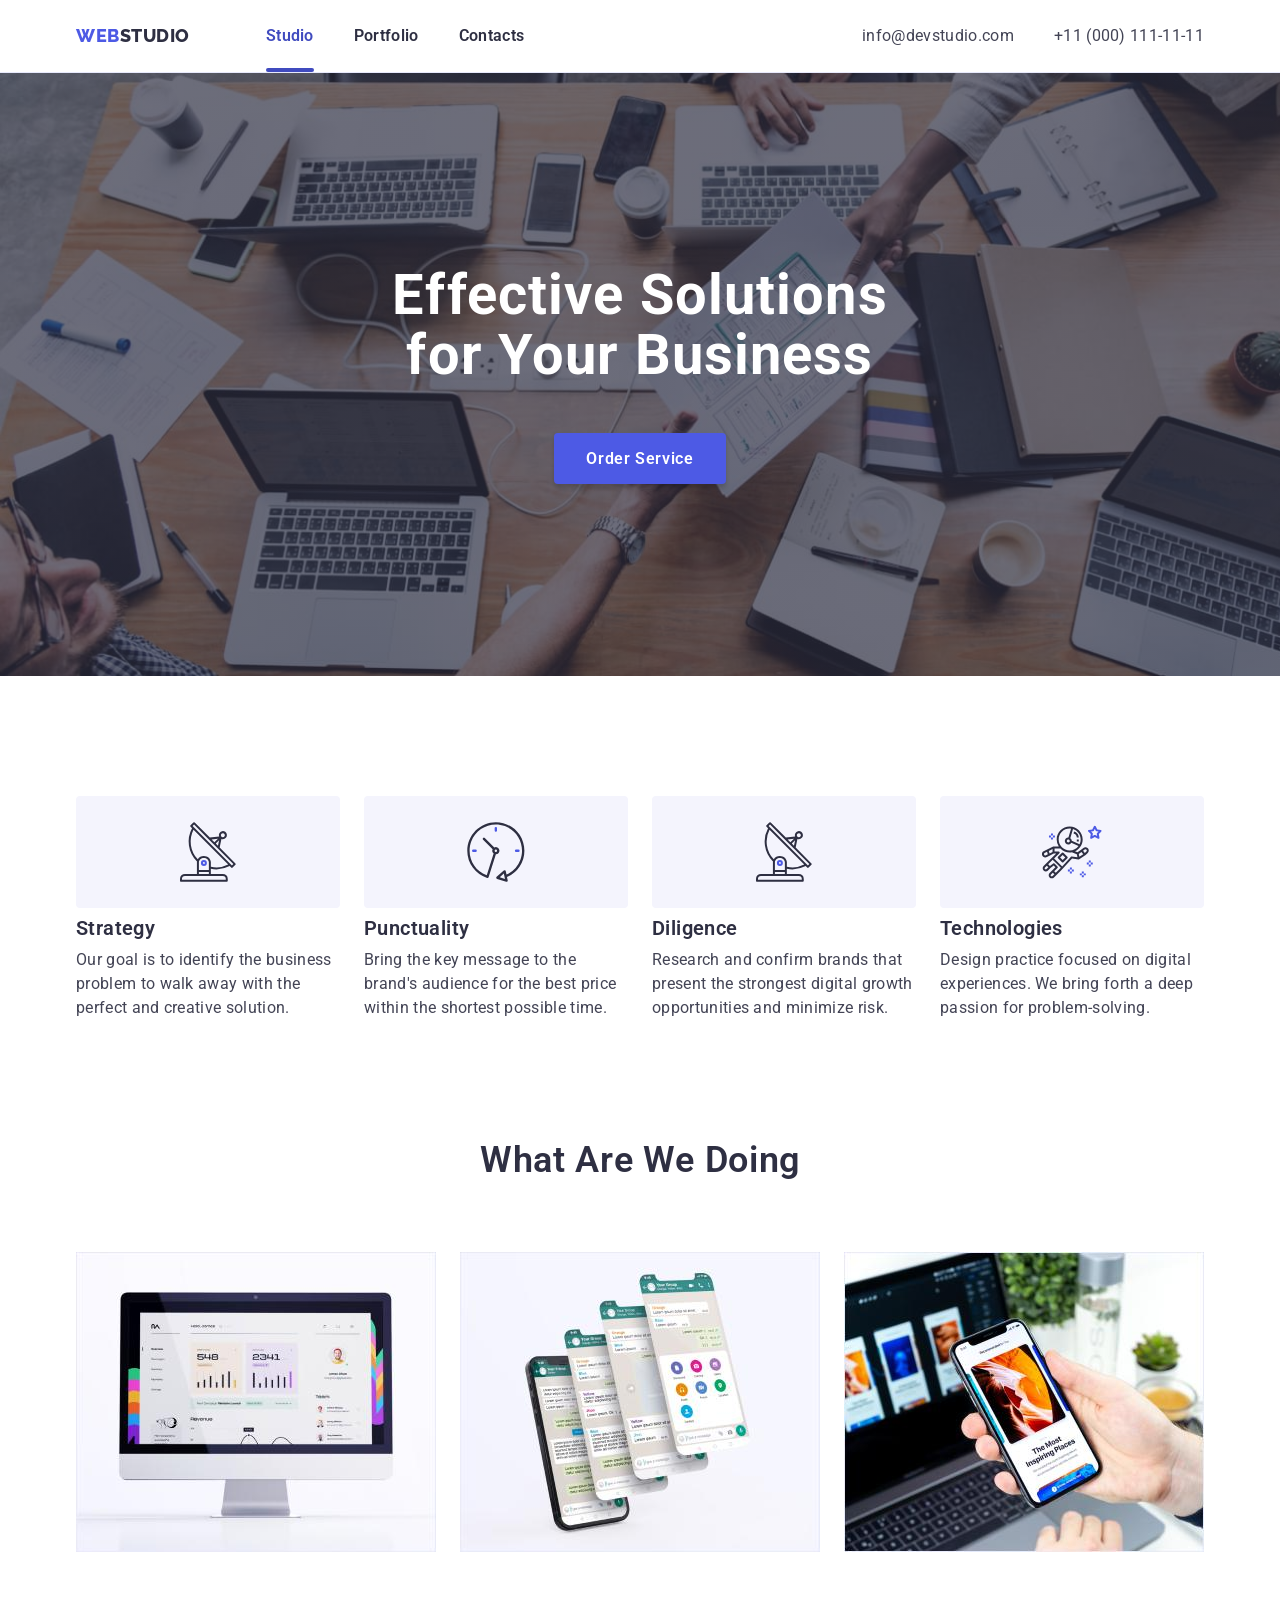
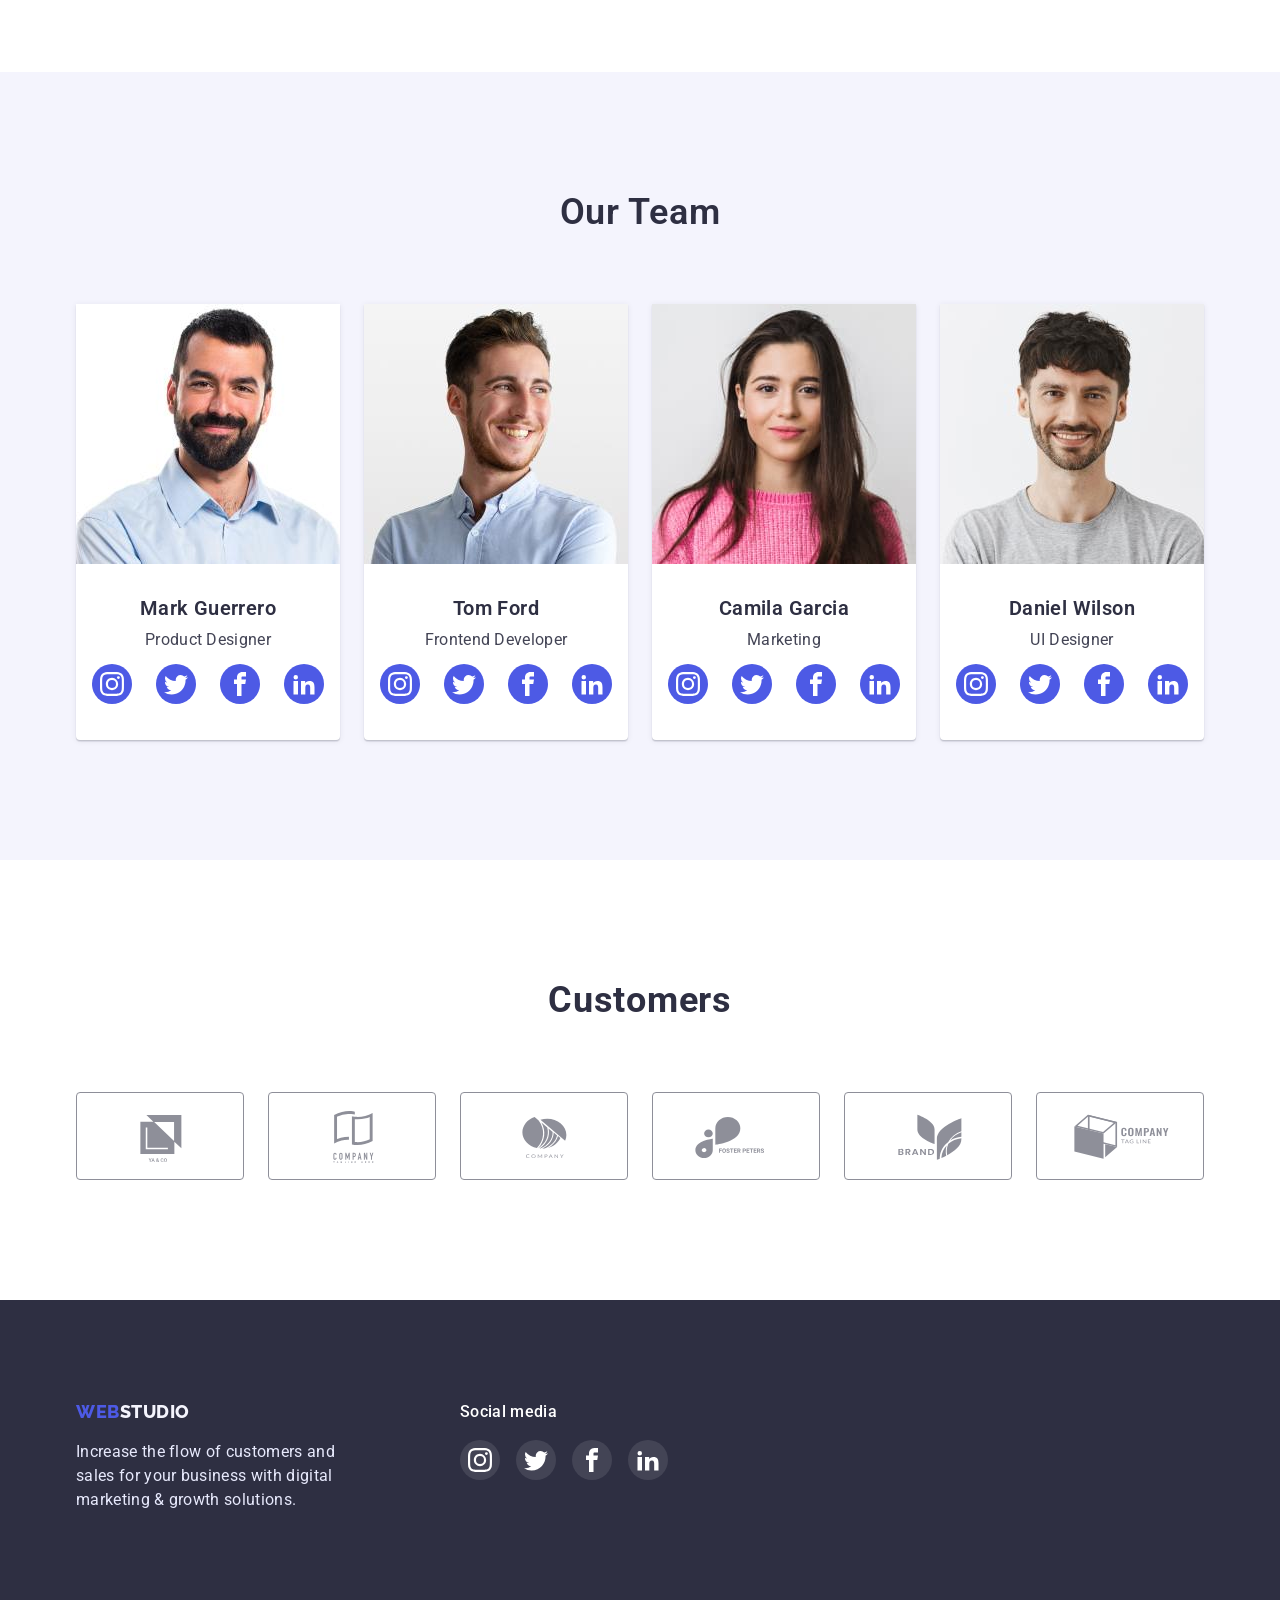
<file: index.html>
<!DOCTYPE html>
<html lang="en">

<head>
    <meta charset="UTF-8">
    <meta http-equiv="X-UA-Compatible" content="IE=edge">
    <meta name="viewport" content="width=device-width, initial-scale=1.0">
    <title>Barbershop</title>
    <link rel="preconnect" href="https://fonts.googleapis.com">
    <link rel="preconnect" href="https://fonts.gstatic.com" crossorigin>
    <link
        href="https://fonts.googleapis.com/css2?family=Raleway:wght@800&family=Roboto:wght@400;500;700;900&display=swap"
        rel="stylesheet">
    <link rel="stylesheet" href="https://cdnjs.cloudflare.com/ajax/libs/modern-normalize/1.1.0/modern-normalize.min.css"
        integrity="sha512-wpPYUAdjBVSE4KJnH1VR1HeZfpl1ub8YT/NKx4PuQ5NmX2tKuGu6U/JRp5y+Y8XG2tV+wKQpNHVUX03MfMFn9Q=="
        crossorigin="anonymous" referrerpolicy="no-referrer">
    <link rel="stylesheet" href="./css/styles.css">
</head>

<body>
    <header class="header">
        <div class="container">

            <a class="header-link-logo link" href="./index.html">Web<span class="header-link-logo-2">Studio</span>
            </a>

            <nav class="header-nav">

                <ul class="header-list list">
                    <li class="header-item active-page"><a class="header-link link" href="./index.html">Studio</a></li>
                    <li class="header-item"><a class="header-link link" href="./portfolio.html">Portfolio</a></li>
                    <li class="header-item"><a class="header-link link" href="">Contacts</a></li>
                </ul>
            </nav>

            <ul class="contact-list list">
                <li class="contact-item"><a class="header-contact link"
                        href="mailto:info@devstudio.com">info@devstudio.com</a>
                </li>
                <li class="contact-item"><a class="header-contact link" href="tel:+110001111111">+11 (000) 111-11-11</a>
                </li>
            </ul>

        </div>
    </header>

    <main class="main">
        <!-- Hero -->
        <section class="hero">
            <div class="container">
                <h1 class="hero-title">Effective Solutions<br>for Your Business</h1>
                <button class="hero-btn" type="button" data-modal-open>Order Service</button>
            </div>
        </section>

        <!-- Our skills -->
        <section class="skills">
            <div class="container">
                <h2 class="visually-hidden">Our skills</h2> <!-- not visible -->

                <ul class="skills-list list">
                    <li class="skills-content">
                        <div class="skills-svg-div">
                            <svg width="59.72px" height="64px">
                                <use href="./images/icons.svg#icon-antenna"></use>
                            </svg>
                        </div>
                        <h3 class="skills-title">Strategy</h3>
                        <p class="skills-text">
                            Our goal is to identify the business problem to walk away with the
                            perfect and creative solution.
                        </p>
                    </li>
                    <li class="skills-content">
                        <div class="skills-svg-div">
                            <svg width="59.72px" height="64px">
                                <use href="./images/icons.svg#icon-clock"></use>
                            </svg>
                        </div>
                        <h3 class="skills-title">Punctuality</h3>
                        <p class="skills-text">
                            Bring the key message to the brand's audience for the best price
                            within the shortest possible time.
                        </p>
                    </li>
                    <li class="skills-content">
                        <div class="skills-svg-div">
                            <svg width="59.72px" height="64px">
                                <use href="./images/icons.svg#icon-antenna"></use>
                            </svg>
                        </div>
                        <h3 class="skills-title">Diligence</h3>
                        <p class="skills-text">
                            Research and confirm brands that present the strongest digital
                            growth opportunities and minimize risk.
                        </p>
                    </li>
                    <li class="skills-content">
                        <div class="skills-svg-div">
                            <svg width="59.72px" height="64px">
                                <use href="./images/icons.svg#icon-astronaut"></use>
                            </svg>
                        </div>
                        <h3 class="skills-title">Technologies</h3>
                        <p class="skills-text">
                            Design practice focused on digital experiences. We bring forth a
                            deep passion for problem-solving.
                        </p>
                    </li>
                </ul>

            </div>
        </section>

        <!-- What are we doing -->
        <section class="projects">
            <div class="container">
                <h2 class="projects-pre-title">What are we doing</h2>
                <ul class="projects-list list">
                    <li class="projects-item">
                        <img src="./images/what_are_we_doing/rectangle71.jpg" alt="rectangle71" width="360"
                            height="300">
                    </li>
                    <li class="projects-item">
                        <img src="./images/what_are_we_doing/rectangle72.jpg" alt="rectangle72" width="360"
                            height="300">
                    </li>
                    <li class="projects-item">
                        <img src="./images/what_are_we_doing/rectangle73.jpg" alt="rectangle73" width="360"
                            height="300">
                    </li>
                </ul>
            </div>
        </section>

        <!-- Our Team -->
        <section class="teams">
            <div class="container">
                <h2 class="teams-pre-title">Our Team</h2>
                <ul class="teams-list list">
                    <li class="teams-item">
                        <div class="team-card">
                            <img src="./images/our_team/mark_guerrero.jpg" alt="Mark Guerrero" width="264" height="260">
                            <div class="card-content">
                                <h3 class="teams-title">Mark Guerrero</h3>
                                <p class="teams-text">Product Designer</p>
                                <ul class="teams-soc-list list">
                                    <li class="teams-soc-item">
                                        <a href="" class="teams-link">
                                            <svg class="svg-icon-white" width="24" height="24">
                                                <use href="./images/icons.svg#icon-instagram"></use>
                                            </svg>
                                        </a>
                                    </li>
                                    <li class="teams-soc-item">
                                        <a href="" class="teams-link">
                                            <svg class="svg-icon-white" width="24" height="24">
                                                <use href="./images/icons.svg#icon-twitter"></use>
                                            </svg>
                                        </a>
                                    </li>
                                    <li class="teams-soc-item">
                                        <a href="" class="teams-link">
                                            <svg class="svg-icon-white" width="24" height="24">
                                                <use href="./images/icons.svg#icon-facebook"></use>
                                            </svg>
                                        </a>
                                    </li>
                                    <li class="teams-soc-item">
                                        <a href="" class="teams-link">
                                            <svg class="svg-icon-white" width="24" height="24">
                                                <use href="./images/icons.svg#icon-linkedin2"></use>
                                            </svg>
                                        </a>
                                    </li>
                                </ul>
                            </div>
                        </div>
                    </li>
                    <li class="teams-item">
                        <div class="team-card">
                            <img src="./images/our_team/tom_ford.jpg" alt="Tom Ford" width="264" height="260">
                            <div class="card-content">
                                <h3 class="teams-title">Tom Ford</h3>
                                <p class="teams-text">Frontend Developer</p>
                                <ul class="teams-soc-list list">
                                    <li class="teams-soc-item">
                                        <a href="" class="teams-link">
                                            <svg class="svg-icon-white" width="24" height="24">
                                                <use href="./images/icons.svg#icon-instagram"></use>
                                            </svg>
                                        </a>
                                    </li>
                                    <li class="teams-soc-item">
                                        <a href="" class="teams-link">
                                            <svg class="svg-icon-white" width="24" height="24">
                                                <use href="./images/icons.svg#icon-twitter"></use>
                                            </svg>
                                        </a>
                                    </li>
                                    <li class="teams-soc-item">
                                        <a href="" class="teams-link">
                                            <svg class="svg-icon-white" width="24" height="24">
                                                <use href="./images/icons.svg#icon-facebook"></use>
                                            </svg>
                                        </a>
                                    </li>
                                    <li class="teams-soc-item">
                                        <a href="" class="teams-link">
                                            <svg class="svg-icon-white" width="24" height="24">
                                                <use href="./images/icons.svg#icon-linkedin2"></use>
                                            </svg>
                                        </a>
                                    </li>
                                </ul>
                            </div>
                        </div>
                    </li>
                    <li class="teams-item">
                        <div class="team-card">
                            <img src="./images/our_team/camila_garcia.jpg" alt="Camila Garcia" width="264" height="260">
                            <div class="card-content">
                                <h3 class="teams-title">Camila Garcia</h3>
                                <p class="teams-text">Marketing</p>
                                <ul class="teams-soc-list list">
                                    <li class="teams-soc-item">
                                        <a href="" class="teams-link">
                                            <svg class="svg-icon-white" width="24" height="24">
                                                <use href="./images/icons.svg#icon-instagram"></use>
                                            </svg>
                                        </a>
                                    </li>
                                    <li class="teams-soc-item">
                                        <a href="" class="teams-link">
                                            <svg class="svg-icon-white" width="24" height="24">
                                                <use href="./images/icons.svg#icon-twitter"></use>
                                            </svg>
                                        </a>
                                    </li>
                                    <li class="teams-soc-item">
                                        <a href="" class="teams-link">
                                            <svg class="svg-icon-white" width="24" height="24">
                                                <use href="./images/icons.svg#icon-facebook"></use>
                                            </svg>
                                        </a>
                                    </li>
                                    <li class="teams-soc-item">
                                        <a href="" class="teams-link">
                                            <svg class="svg-icon-white" width="24" height="24">
                                                <use href="./images/icons.svg#icon-linkedin2"></use>
                                            </svg>
                                        </a>
                                    </li>
                                </ul>
                            </div>
                        </div>
                    </li>
                    <li class="teams-item">
                        <div class="team-card">
                            <img src="./images/our_team/daniel_wilson.jpg" alt="Daniel Wilson" width="264" height="260">
                            <div class="card-content">
                                <h3 class="teams-title">Daniel Wilson</h3>
                                <p class="teams-text">UI Designer</p>
                                <ul class="teams-soc-list list">
                                    <li class="teams-soc-item">
                                        <a href="" class="teams-link">
                                            <svg class="svg-icon-white" width="24" height="24">
                                                <use href="./images/icons.svg#icon-instagram"></use>
                                            </svg>
                                        </a>
                                    </li>
                                    <li class="teams-soc-item">
                                        <a href="" class="teams-link">
                                            <svg class="svg-icon-white" width="24" height="24">
                                                <use href="./images/icons.svg#icon-twitter"></use>
                                            </svg>
                                        </a>
                                    </li>
                                    <li class="teams-soc-item">
                                        <a href="" class="teams-link">
                                            <svg class="svg-icon-white" width="24" height="24">
                                                <use href="./images/icons.svg#icon-facebook"></use>
                                            </svg>
                                        </a>
                                    </li>
                                    <li class="teams-soc-item">
                                        <a href="" class="teams-link">
                                            <svg class="svg-icon-white" width="24" height="24">
                                                <use href="./images/icons.svg#icon-linkedin2"></use>
                                            </svg>
                                        </a>
                                    </li>
                                </ul>
                            </div>
                        </div>
                    </li>
                </ul>
            </div>
        </section>

        <section class="customer">
            <div class="container">
                <h2 class="customer-title">Customers</h2>
                <ul class="customer-list list">
                    <li class="customer-item"><a class="customer-link link" href="">
                            <svg class="svg-icon-grey" width="104" height="56">
                                <use href="./images/icons.svg#icon-Logo-1"></use>
                            </svg>
                        </a>
                    </li>
                    <li class="customer-item"><a class="customer-link link" href="">
                            <svg class="svg-icon-grey" width="104" height="56">
                                <use href="./images/icons.svg#icon-Logo-2"></use>
                            </svg>
                        </a>
                    </li>
                    <li class="customer-item"><a class="customer-link link" href="">
                            <svg class="svg-icon-grey" width="104" height="56">
                                <use href="./images/icons.svg#icon-Logo-3"></use>
                            </svg>
                        </a>
                    </li>
                    <li class="customer-item"><a class="customer-link link" href="">
                            <svg class="svg-icon-grey" width="104" height="56">
                                <use href="./images/icons.svg#icon-Logo-4"></use>
                            </svg>
                        </a>
                    </li>
                    <li class="customer-item"><a class="customer-link link" href="">
                            <svg class="svg-icon-grey" width="104" height="56">
                                <use href="./images/icons.svg#icon-Logo-5"></use>
                            </svg>
                        </a>
                    </li>
                    <li class="customer-item"><a class="customer-link link" href="">
                            <svg class="svg-icon-grey" width="104" height="56">
                                <use href="./images/icons.svg#icon-Logo-6"></use>
                            </svg>
                        </a>
                    </li>
                </ul>
            </div>
        </section>

    </main>

    <footer class="footer">
        <div class="container">
            <div class="footer-about">
                <a class="footer-link-logo link" href="./index.html">Web<span
                        class="footer-link-logo-2">Studio</span></a>
                <p class="footer-text">
                    Increase the flow of customers and sales for your business with digital
                    marketing & growth solutions.
                </p>
            </div>
            <div class="footer-soc-media">
                <h2 class="footer-soc-header">Social media</h2>
                <ul class="footer-soc-list list">
                    <li class="footer-soc-item">
                        <a href="" class="footer-link link">
                            <svg class="svg-icon-white" width="24" height="24">
                                <use href="./images/icons.svg#icon-instagram"></use>
                            </svg>
                        </a>
                    </li>
                    <li class="footer-soc-item">
                        <a href="" class="footer-link link">
                            <svg class="svg-icon-white" width="24" height="24">
                                <use href="./images/icons.svg#icon-twitter"></use>
                            </svg>
                        </a>
                    </li>
                    <li class="footer-soc-item">
                        <a href="" class="footer-link link">
                            <svg class="svg-icon-white" width="24" height="24">
                                <use href="./images/icons.svg#icon-facebook"></use>
                            </svg>
                        </a>
                    </li>
                    <li class="footer-soc-item">
                        <a href="" class="footer-link link">
                            <svg class="svg-icon-white" width="24" height="24">
                                <use href="./images/icons.svg#icon-linkedin2"></use>
                            </svg>
                        </a>
                    </li>
                </ul>
            </div>
        </div>
    </footer>

    <div class="backdrop is-hidden" data-modal>
        <div class="backdrop-modal">
            <button class="backdrop-modal-close" type="button" data-modal-close>
                <svg class="backdrop-modal-close-svg">
                    <use href="./images/icons.svg#icon-cross"></use>
                </svg>
            </button>
        </div>
    </div>

    <script src="./js/modal.js"></script>
</body>

</html>
</file>
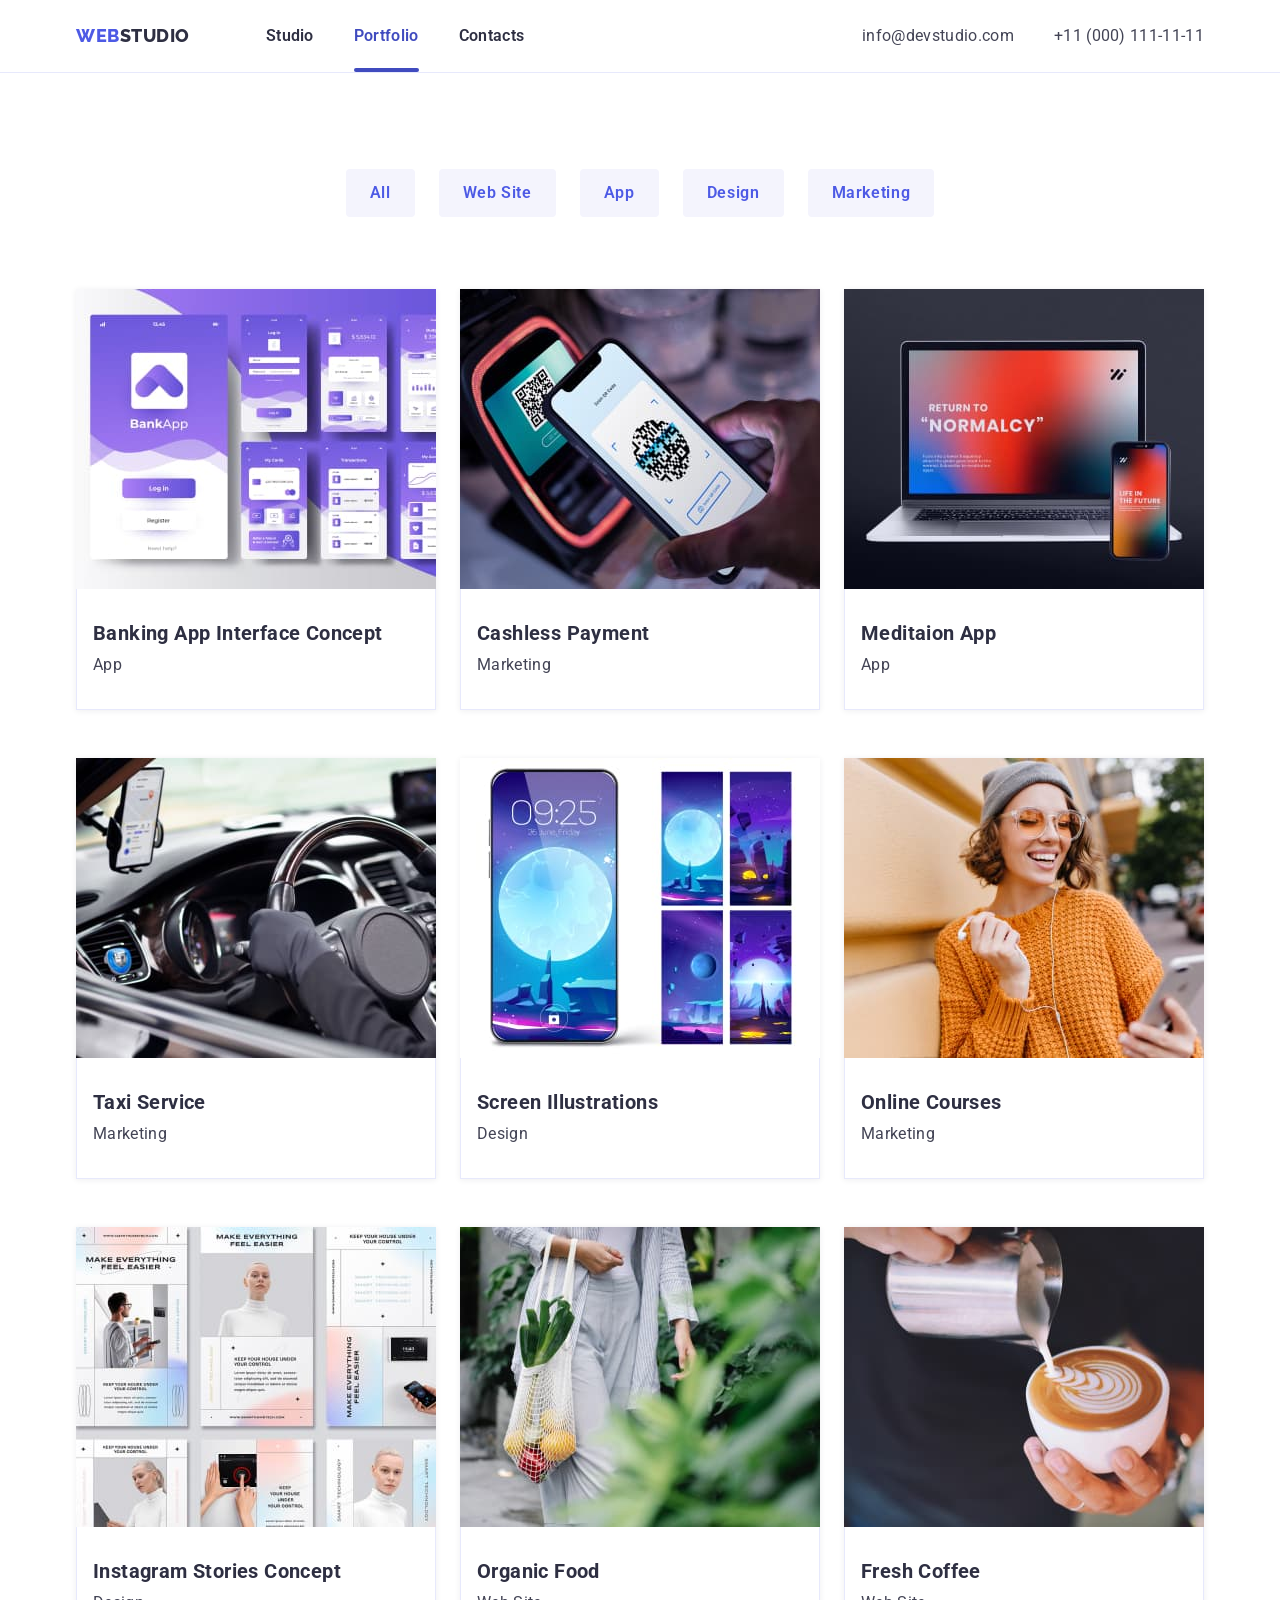
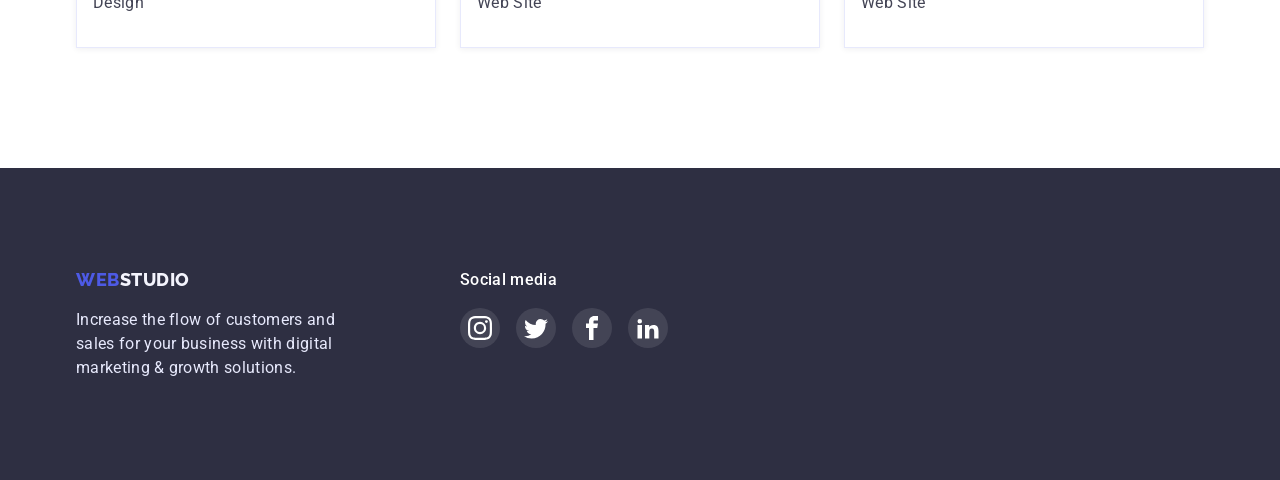
<file: portfolio.html>
<!DOCTYPE html>
<html lang="en">

<head>
    <meta charset="UTF-8">
    <meta http-equiv="X-UA-Compatible" content="IE=edge">
    <meta name="viewport" content="width=device-width, initial-scale=1.0">
    <title>Portfolio</title>
    <link rel="preconnect" href="https://fonts.googleapis.com">
    <link rel="preconnect" href="https://fonts.gstatic.com" crossorigin>
    <link
        href="https://fonts.googleapis.com/css2?family=Raleway:wght@800&family=Roboto:wght@400;500;700;900&display=swap"
        rel="stylesheet">
    <link rel="stylesheet" href="https://cdnjs.cloudflare.com/ajax/libs/modern-normalize/1.1.0/modern-normalize.min.css"
        integrity="sha512-wpPYUAdjBVSE4KJnH1VR1HeZfpl1ub8YT/NKx4PuQ5NmX2tKuGu6U/JRp5y+Y8XG2tV+wKQpNHVUX03MfMFn9Q=="
        crossorigin="anonymous" referrerpolicy="no-referrer" />
    <link rel="stylesheet" href="./css/styles.css">
</head>

<body>
    <header class="header">
        <div class="container">

            <a class="header-link-logo link" href="./index.html">Web<span class="header-link-logo-2">Studio</span>
            </a>

            <nav class="header-nav">

                <ul class="header-list list">
                    <li class="header-item"><a class="header-link link" href="./index.html">Studio</a></li>
                    <li class="header-item active-page"><a class="header-link link"
                            href="./portfolio.html">Portfolio</a></li>
                    <li class="header-item"><a class="header-link link" href="">Contacts</a></li>
                </ul>
            </nav>

            <ul class="contact-list list">
                <li class="contact-item"><a class="header-contact link"
                        href="mailto:info@devstudio.com">info@devstudio.com</a>
                </li>
                <li class="contact-item"><a class="header-contact link" href="tel:+110001111111">+11 (000) 111-11-11</a>
                </li>
            </ul>

        </div>
    </header>

    <main>
        <section class="portfolio">
            <div class="container">
                <h1 class="visually-hidden">Portfolio type</h1> <!-- not visible -->
                <ul class="skills-list list">
                    <li class="skills-item"><button class="btn-portfolio" type="button">All</button></li>
                    <li class="skills-item"><button class="btn-portfolio" type="button">Web Site</button></li>
                    <li class="skills-item"><button class="btn-portfolio" type="button">App</button></li>
                    <li class="skills-item"><button class="btn-portfolio" type="button">Design</button></li>
                    <li class="skills-item"><button class="btn-portfolio" type="button">Marketing</button></li>
                </ul>

                <ul class="portfolio-list list">
                    <li class="item">
                        <a href="" class="post link">
                            <div class="post-img-thumb">
                                <img src="./images/portfolio/img1.jpg" alt="Project image" width="360" height="300">
                                <div class="post-overlay-text">
                                    <p> 14 Stylish and User-Friendly App Design Concepts · Task
                                        Manager App · Calorie Tracker App · Exotic Fruit Ecommerce
                                        App · Cloud Storage App
                                    </p>
                                </div>
                            </div>
                            <div class="post-content">
                                <h2 class="portfolio-title">Banking App Interface Concept</h2>
                                <p class="portfolio-text">App</p>
                            </div>
                        </a href="">
                    </li>

                    <li class="item">
                        <a href="" class="post link">
                            <div class="post-img-thumb">
                                <img src="./images/portfolio/img2.jpg" alt="Project image" width="360" height="300">
                                <div class="post-overlay-text">
                                    <p> 14 Stylish and User-Friendly App Design Concepts · Task
                                        Manager App · Calorie Tracker App · Exotic Fruit Ecommerce
                                        App · Cloud Storage App
                                    </p>
                                </div>
                            </div>
                            <div class="post-content">
                                <h2 class="portfolio-title">Cashless Payment</h2>
                                <p class="portfolio-text">Marketing</p>
                            </div>
                        </a>
                    </li>

                    <li class="item">
                        <a href="" class="post link">
                            <div class="post-img-thumb">
                                <img src="./images/portfolio/img3.jpg" alt="Project image" width="360" height="300">
                                <div class="post-overlay-text">
                                    <p> 14 Stylish and User-Friendly App Design Concepts · Task
                                        Manager App · Calorie Tracker App · Exotic Fruit Ecommerce
                                        App · Cloud Storage App
                                    </p>
                                </div>
                            </div>
                            <div class="post-content">
                                <h2 class="portfolio-title">Meditaion App</h2>
                                <p class="portfolio-text">App</p>
                            </div>
                        </a>
                    </li>

                    <li class="item">
                        <a href="" class="post link">
                            <div class="post-img-thumb">
                                <img src="./images/portfolio/img4.jpg" alt="Project image" width="360" height="300">
                                <div class="post-overlay-text">
                                    <p> 14 Stylish and User-Friendly App Design Concepts · Task
                                        Manager App · Calorie Tracker App · Exotic Fruit Ecommerce
                                        App · Cloud Storage App
                                    </p>
                                </div>
                            </div>
                            <div class="post-content">
                                <h2 class="portfolio-title">Taxi Service</h2>
                                <p class="portfolio-text">Marketing</p>
                            </div>
                        </a>
                    </li>

                    <li class="item">
                        <a href="" class="post link">
                            <div class="post-img-thumb">
                                <img src="./images/portfolio/img5.jpg" alt="Project image" width="360" height="300">
                                <div class="post-overlay-text">
                                    <p> 14 Stylish and User-Friendly App Design Concepts · Task
                                        Manager App · Calorie Tracker App · Exotic Fruit Ecommerce
                                        App · Cloud Storage App
                                    </p>
                                </div>
                            </div>
                            <div class="post-content">
                                <h2 class="portfolio-title">Screen Illustrations</h2>
                                <p class="portfolio-text">Design</p>
                            </div>
                        </a>
                    </li>

                    <li class="item">
                        <a href="" class="post link">
                            <div class="post-img-thumb">
                                <img src="./images/portfolio/img6.jpg" alt="Project image" width="360" height="300">
                                <div class="post-overlay-text">
                                    <p> 14 Stylish and User-Friendly App Design Concepts · Task
                                        Manager App · Calorie Tracker App · Exotic Fruit Ecommerce
                                        App · Cloud Storage App
                                    </p>
                                </div>
                            </div>
                            <div class="post-content">
                                <h2 class="portfolio-title">Online Courses</h2>
                                <p class="portfolio-text">Marketing</p>
                            </div>
                        </a>
                    </li>

                    <li class="item">
                        <a href="" class="post link">
                            <div class="post-img-thumb">
                                <img src="./images/portfolio/img7.jpg" alt="Project image" width="360" height="300">
                                <div class="post-overlay-text">
                                    <p> 14 Stylish and User-Friendly App Design Concepts · Task
                                        Manager App · Calorie Tracker App · Exotic Fruit Ecommerce
                                        App · Cloud Storage App
                                    </p>
                                </div>
                            </div>
                            <div class="post-content">
                                <h2 class="portfolio-title">Instagram Stories Concept</h2>
                                <p class="portfolio-text">Design</p>
                            </div>
                        </a>
                    </li>

                    <li class="item">
                        <a href="" class="post link">
                            <div class="post-img-thumb">
                                <img src="./images/portfolio/img8.jpg" alt="Project image" width="360" height="300">
                                <div class="post-overlay-text">
                                    <p> 14 Stylish and User-Friendly App Design Concepts · Task
                                        Manager App · Calorie Tracker App · Exotic Fruit Ecommerce
                                        App · Cloud Storage App
                                    </p>
                                </div>
                            </div>
                            <div class="post-content">
                                <h2 class="portfolio-title">Organic Food</h2>
                                <p class="portfolio-text">Web Site</p>
                            </div>
                        </a>
                    </li>

                    <li class="item">
                        <a href="" class="post link">
                            <div class="post-img-thumb">
                                <img src="./images/portfolio/img9.jpg" alt="Project image" width="360" height="300">
                                <div class="post-overlay-text">
                                    <p> 14 Stylish and User-Friendly App Design Concepts · Task
                                        Manager App · Calorie Tracker App · Exotic Fruit Ecommerce
                                        App · Cloud Storage App
                                    </p>
                                </div>
                            </div>
                            <div class="post-content">
                                <h2 class="portfolio-title">Fresh Coffee</h2>
                                <p class="portfolio-text">Web Site</p>
                            </div>
                        </a>
                    </li>
                </ul>
            </div>
        </section>
    </main>

    <footer class="footer">
        <div class="container">
            <div class="footer-about">
                <a class="footer-link-logo link" href="./index.html">Web<span
                        class="footer-link-logo-2">Studio</span></a>
                <p class="footer-text">
                    Increase the flow of customers and sales for your business with digital
                    marketing & growth solutions.
                </p>
            </div>
            <div class="footer-soc-media">
                <h2 class="footer-soc-header">Social media</h2>
                <ul class="footer-soc-list list">
                    <li class="footer-soc-item">
                        <a href="" class="footer-link link">
                            <svg class="svg-icon-white" width="24" height="24">
                                <use href="./images/icons.svg#icon-instagram"></use>
                            </svg>
                        </a>
                    </li>
                    <li class="footer-soc-item">
                        <a href="" class="footer-link link">
                            <svg class="svg-icon-white" width="24" height="24">
                                <use href="./images/icons.svg#icon-twitter"></use>
                            </svg>
                        </a>
                    </li>
                    <li class="footer-soc-item">
                        <a href="" class="footer-link link">
                            <svg class="svg-icon-white" width="24" height="24">
                                <use href="./images/icons.svg#icon-facebook"></use>
                            </svg>
                        </a>
                    </li>
                    <li class="footer-soc-item">
                        <a href="" class="footer-link link">
                            <svg class="svg-icon-white" width="24" height="24">
                                <use href="./images/icons.svg#icon-linkedin2"></use>
                            </svg>
                        </a>
                    </li>
                </ul>
            </div>
        </div>
    </footer>
</body>

</html>
</file>
<file: css/styles.css>
:root {
    --primary-brand-color: #4D5AE5;
    --active-button-color: #404BBF;
    --dark-navy-blue: #2E2F42;
    --success-color: #31D0AA;
    --primary-text-color: #434455;
    --active-text-color: #FFFFFF;
    --default-bg-color: #FFFFFF;
    --subtle-text: #8E8F99;
    --accent-color: #E7E9FC;
    --light-mode-backgrounds: #F4F4FD;

    --card-set-gap: 24px;

    --shadow-img: linear-gradient(to top, rgba(46, 47, 66, 0.7), rgba(46, 47, 66, 0.7));

    --timing-function: 250ms cubic-bezier(0.4, 0, 0.2, 1);
}

/* =========== global tags style =========== */
h1,
h2,
h3,
h4,
h5,
h6,
p {
    margin: 0;
}

img {
    display: block;
    max-width: 100%;
    height: auto;
}

ul,
ol {
    margin: 0;
    padding-left: 0;
}

button {
    border: 0;
    cursor: pointer;
}

body {
    font-family: Roboto, sans-serif;
    background-color: var(--default-bg-color);
    color: var(--primary-text-color);
}

.link {
    text-decoration: none;
    /* cursor: pointer; */
}

.list {
    list-style: none;
}

.svg-icon-white {
    fill: var(--default-bg-color)
}

.visually-hidden {
    position: absolute;
    width: 1px;
    height: 1px;
    margin: -1px;
    border: 0;
    padding: 0;

    white-space: nowrap;
    clip-path: inset(100%);
    clip: rect(0 0 0 0);
    overflow: hidden;
}

/* =========== container =========== */

.container {
    max-width: 1158px;
    padding: 0 15px;
    margin: 0 auto;

    /* outline: 1px solid red; */

}

/* =========== header =========== */

.header {
    border-bottom: 1px solid var(--accent-color);
}

.header .container {
    display: flex;
    align-items: center;
}

.header-nav {
    font-size: 16px;
    line-height: calc(24/16);
    letter-spacing: 0.02em;
    /* outline: 1px solid forestgreen; */
}

.header-link-logo {
    margin-right: 76px;
    padding-top: 24px;
    padding-bottom: 24px;
}

.header-link-logo,
.footer-link-logo {
    font-family: 'Raleway', sans-serif;
    font-weight: 800;
    font-size: 18px;
    line-height: calc(24/18);

    letter-spacing: 0.03em;
    text-transform: uppercase;
    color: var(--primary-brand-color);

    /* outline: 1px solid red; */
}

.header-link-logo-2 {
    color: var(--dark-navy-blue);
}

.header-link {
    display: block;
    padding-top: 24px;
    padding-bottom: 24px;

    font-weight: 600;
    color: var(--dark-navy-blue);
    transition: color var(--timing-function);
}

.header-link:hover,
.header-link:focus,
.header-contact:hover,
.header-contact:focus {
    color: var(--primary-brand-color);
}

.header-list {
    display: flex;
    gap: 40px;
}

.header-item {
    position: relative;
}

.active-page .link {
    color: var(--active-button-color);

}

.active-page .link::after {
    content: "";
    position: absolute;
    bottom: 0;
    left: 0;
    width: 100%;
    height: 4px;
    border-radius: 2px;

    background-color: var(--active-button-color);
}

.contact-list {
    display: flex;
    margin-left: auto;
    gap: 40px;
}

.header-contact {
    padding-top: 24px;
    padding-bottom: 24px;

    color: var(--primary-text-color);
    line-height: 24px;
    letter-spacing: 0.02em;

    transition: color var(--timing-function);
}

/* =========== hero =========== */
.hero {
    padding-top: 192px;
    padding-bottom: 192px;
    max-width: 1440px;
    margin: 0 auto;

    font-family: 'Roboto', sans-serif;
    font-weight: 600;
    background: var(--dark-navy-blue);
    text-align: center;

    background-image: var(--shadow-img), url(../images/people-office.jpg);
    background-repeat: no-repeat;
    background-size: cover;
    background-origin: padding-box;
}

.hero-title {
    margin-bottom: 48px;

    font-size: 56px;
    line-height: calc(60/56);
    letter-spacing: 0.02em;
    color: var(--active-text-color);
}

.hero-btn {
    display: inline-block;
    border-radius: 4px;
    flex-direction: row;
    align-items: flex-start;
    padding: 16px 32px;
    box-shadow: 0px 4px 4px rgba(0, 0, 0, 0.15);
    min-width: 170px;

    font-family: 'Roboto', sans-serif;
    font-style: normal;
    font-weight: 600;
    font-size: 16px;
    line-height: calc(19/16);
    letter-spacing: 0.04em;
    color: var(--active-text-color);
    background: var(--primary-brand-color);
    transition: box-shadow var(--timing-function);

}

.hero-btn:hover,
.hero-btn:focus {
    box-shadow: 0px 1px 6px rgba(46, 47, 66, 0.08), 0px 1px 1px rgba(46, 47, 66, 0.16), 0px 2px 1px rgba(46, 47, 66, 0.08);
}

.hero-btn:active {
    background: var(--active-button-color);
    box-shadow: 0px 4px 4px rgba(0, 0, 0, 0.15);
}

/* =========== Our skills =========== */

.skills {
    padding-top: 120px;
    padding-bottom: 120px;
}

.skills-list.list {
    display: flex;
    justify-content: center;
    gap: 24px;
}

.skills-list .skills-content {
    flex-basis: calc((100% - var(--card-set-gap) * 3) / 4);
}


.skills-svg-div {
    margin-bottom: 8px;
    width: 264px;
    height: 112px;

    display: flex;
    justify-content: center;
    align-items: center;
    background-color: var(--light-mode-backgrounds);
    border-radius: 4px;
}

.skills-title,
.teams-title {
    margin-bottom: 8px;
    font-weight: 600;
    font-size: 20px;
    line-height: calc(24/20);
    letter-spacing: 0.02em;

    color: var(--dark-navy-blue);
}

.skills-text,
.teams-text,
.footer-text {
    font-weight: 400;
    font-size: 16px;
    line-height: calc(24/16);

    letter-spacing: 0.02em;
    color: var(--primary-text-color);
}

/* =========== What are we doing =========== */

.projects {
    padding-bottom: 120px;
}

.projects-pre-title,
.teams-pre-title {
    margin-bottom: 72px;

    font-weight: 600;
    font-size: 36px;
    line-height: calc(40/36);

    text-align: center;
    letter-spacing: 0.02em;
    text-transform: capitalize;

    color: var(--dark-navy-blue);
}

.projects-list.list {
    display: flex;
    align-items: center;
    gap: var(--card-set-gap);
}

.projects-list .projects-item {
    flex-basis: calc((100% - var(--card-set-gap) * 2) / 3);
    /* outline: auto; */
}

/* =========== Our Team =========== */
.teams {
    padding-top: 120px;
    padding-bottom: 120px;

    background-color: var(--light-mode-backgrounds);
}

/* .teams .container {
    outline: auto;
} */

.teams-list {
    display: flex;
    align-items: center;
    gap: var(--card-set-gap);
}

.teams-item {
    flex-basis: calc((100% - var(--card-set-gap) * 3) / 4);

    background-color: var(--default-bg-color);
    box-shadow: 0px 1px 6px rgba(46, 47, 66, 0.08), 0px 1px 1px rgba(46, 47, 66, 0.16), 0px 2px 1px rgba(46, 47, 66, 0.08);
    border-radius: 0px 0px 4px 4px;
}

.team-card .card-content {
    padding: 32px 16px;
    text-align: center;
}

.teams-soc-list {
    margin-top: 8px;

    display: flex;
    align-items: center;
    justify-content: center;
    gap: 24px;

}

.teams-link {
    margin: 4px 0px;
    width: 40px;
    height: 40px;
    border-radius: 50%;

    display: flex;
    justify-content: center;
    align-items: center;
    background: var(--primary-brand-color);
    transition: background-color var(--timing-function);
}

.teams-link:hover,
.teams-link:focus {
    background-color: var(--active-button-color);
}

/* =========== customer =========== */
.customer {
    padding-top: 120px;
    padding-bottom: 120px;
    /* outline: auto; */
}


.customer-title {
    text-align: center;
    margin-bottom: 72px;

    font-size: 36px;
    line-height: calc(40/36);
    letter-spacing: 0.02em;
    text-transform: capitalize;
    color: var(--dark-navy-blue);
}

.customer-list {
    display: flex;
    flex-direction: row;
    align-items: flex-start;
    padding: 0px;
    gap: 24px;
}

.customer-link {

    box-sizing: border-box;
    border: 1px solid var(--subtle-text);
    border-radius: 4px;

    width: 168px;
    height: 88px;
    display: flex;
    justify-content: center;
    align-items: center;
    transition: border-color var(--timing-function), fill var(--timing-function);
}

.customer-link:hover,
.customer-link:focus {
    border-color: var(--active-button-color);
}

.customer-link:hover .svg-icon-grey,
.customer-link:focus .svg-icon-grey {
    fill: var(--active-button-color);
}

.svg-icon-grey {
    fill: var(--subtle-text);
    transition: fill var(--timing-function);
}


/* =========== footer =========== */
.footer {
    padding-top: 100px;
    padding-bottom: 100px;

    background: var(--dark-navy-blue);
}

.footer .container {
    display: flex;
}

.footer-soc-media {
    margin-left: 120px;
}

.footer-soc-header {
    margin-bottom: 16px;

    font-weight: 500;
    font-size: 16px;
    line-height: calc(24/16);
    /* identical to box height, or 150% */

    letter-spacing: 0.02em;

    color: var(--active-text-color);
}

.footer-link-logo-2 {
    color: var(--light-mode-backgrounds);
}

.footer-text {
    margin-top: 16px;
    max-width: 264px;
    color: var(--accent-color);
}

.footer-soc-list {
    display: flex;
    align-items: center;
    justify-content: center;
    gap: 16px;

}

.footer-link {
    width: 40px;
    height: 40px;
    border-radius: 50%;

    display: flex;
    justify-content: center;
    align-items: center;
    background: rgba(255, 255, 255, 0.1);
    transition: background-color var(--timing-function);
}

.svg-icon-white {
    fill: var(--active-text-color)
}

.footer-link:hover,
.footer-link:focus {
    background-color: var(--success-color);
}

/* =========== modal-windows  ===========*/

.backdrop {
    position: fixed;
    top: 0;
    left: 0;
    z-index: 1;

    width: 100%;
    height: 100%;

    background-color: rgba(46, 47, 66, 0.4);

    transition: opacity var(--timing-function),
        visibility var(--timing-function);
}

.is-hidden {
    opacity: 0;
    visibility: hidden;
    pointer-events: none;
}

.backdrop.is-hidden .backdrop-modal {
    transform: translate(-50%, -50%) scale(0);

}

.backdrop-modal {
    position: absolute;
    top: 50%;
    left: 50%;
    min-width: 408px;
    min-height: 576px;
    transform: translate(-50%, -50%) scale(1);

    transition: transform var(--timing-function);

    background-color: #fcfcfc;
    box-shadow: 0px 1px 1px rgba(0, 0, 0, 0.14), 0px 1px 3px rgba(0, 0, 0, 0.12),
        0px 2px 1px rgba(0, 0, 0, 0.2);
    border-radius: 4px;
}

.backdrop-modal-close {
    position: absolute;
    top: 24px;
    right: 24px;
    width: 24px;
    height: 24px;

    background-color: var(--accent-color);
    border: 1px solid rgba(0, 0, 0, 0.1);
    border-radius: 50%;
}

.backdrop-modal-close-svg {
    position: absolute;
    top: 50%;
    left: 50%;
    transform: translate(-50%, -50%);
    width: 8px;
    height: 8px;
}

/* =========== Portfolio  ===========*/

.portfolio {
    padding-top: 96px;
    padding-bottom: 120px;
}

.portfolio .skills-list {
    margin-bottom: 72px;
}

.btn-portfolio {
    padding: 12px 24px;
    border-radius: 4px;

    font-family: 'Roboto', sans-serif;
    font-style: normal;
    font-weight: 600;
    font-size: 16px;
    line-height: calc(24/16);
    letter-spacing: 0.04em;

    line-height: 1.5;
    color: var(--primary-brand-color);
    background-color: var(--light-mode-backgrounds);
    transition: color var(--timing-function), background-color var(--timing-function), box-shadow var(--timing-function);

}

.btn-portfolio:hover,
.btn-portfolio:focus {
    color: var(--active-text-color);
    background-color: var(--primary-brand-color);
    box-shadow: 0px 3px 1px rgba(0, 0, 0, 0.1), 0px 2px 1px rgba(0, 0, 0, 0.08), 0px 2px 2px rgba(0, 0, 0, 0.12);
    line-height: 1.5;
}

.btn-portfolio:active {
    background: var(--active-button-color);
    box-shadow: 0px 4px 4px rgba(0, 0, 0, 0.15);
}

.portfolio-list.list {
    display: flex;
    flex-wrap: wrap;
    column-gap: var(--card-set-gap);
    row-gap: calc(2 * var(--card-set-gap));
}

.portfolio-list .item {
    flex-basis: calc((100% - var(--card-set-gap) * 2) / 3);
}

.post-img-thumb {
    position: relative;
    overflow: hidden;
}


.portfolio-list .link {
    display: block;
    box-shadow: 0px 1px 6px rgba(46, 47, 66, 0.08);
    transition: box-shadow var(--timing-function);
}

.portfolio-list .link:hover,
.portfolio-list .link:focus {
    box-shadow: 0px 1px 6px rgba(46, 47, 66, 0.08), 0px 1px 1px rgba(46, 47, 66, 0.16), 0px 2px 1px rgba(46, 47, 66, 0.08);
}

.post-overlay-text {
    position: absolute;
    top: 0;
    left: 0;
    width: 100%;
    min-height: 100%;

    padding: 40px 32px;

    line-height: calc(24/16);
    letter-spacing: 0.02em;

    color: var(--light-mode-backgrounds);
    background-color: var(--primary-brand-color);

    transform: translateY(100%);
    transition: transform var(--timing-function);
}

.post:hover .post-overlay-text,
.post:focus .post-overlay-text {
    transform: translateY(0%);
}

.post-content {
    padding: 32px 16px;
    border-bottom: 1px solid var(--accent-color);
    border-left: 1px solid var(--accent-color);
    border-right: 1px solid var(--accent-color);
}

.portfolio-title {
    margin-bottom: 8px;

    font-size: 20px;
    line-height: calc(24/20);
    letter-spacing: 0.02em;
    color: var(--dark-navy-blue)
}

.portfolio-text {
    font-size: 16px;
    line-height: calc(24/16);
    letter-spacing: 0.02em;

    color: var(--primary-text-color);
}
</file>
